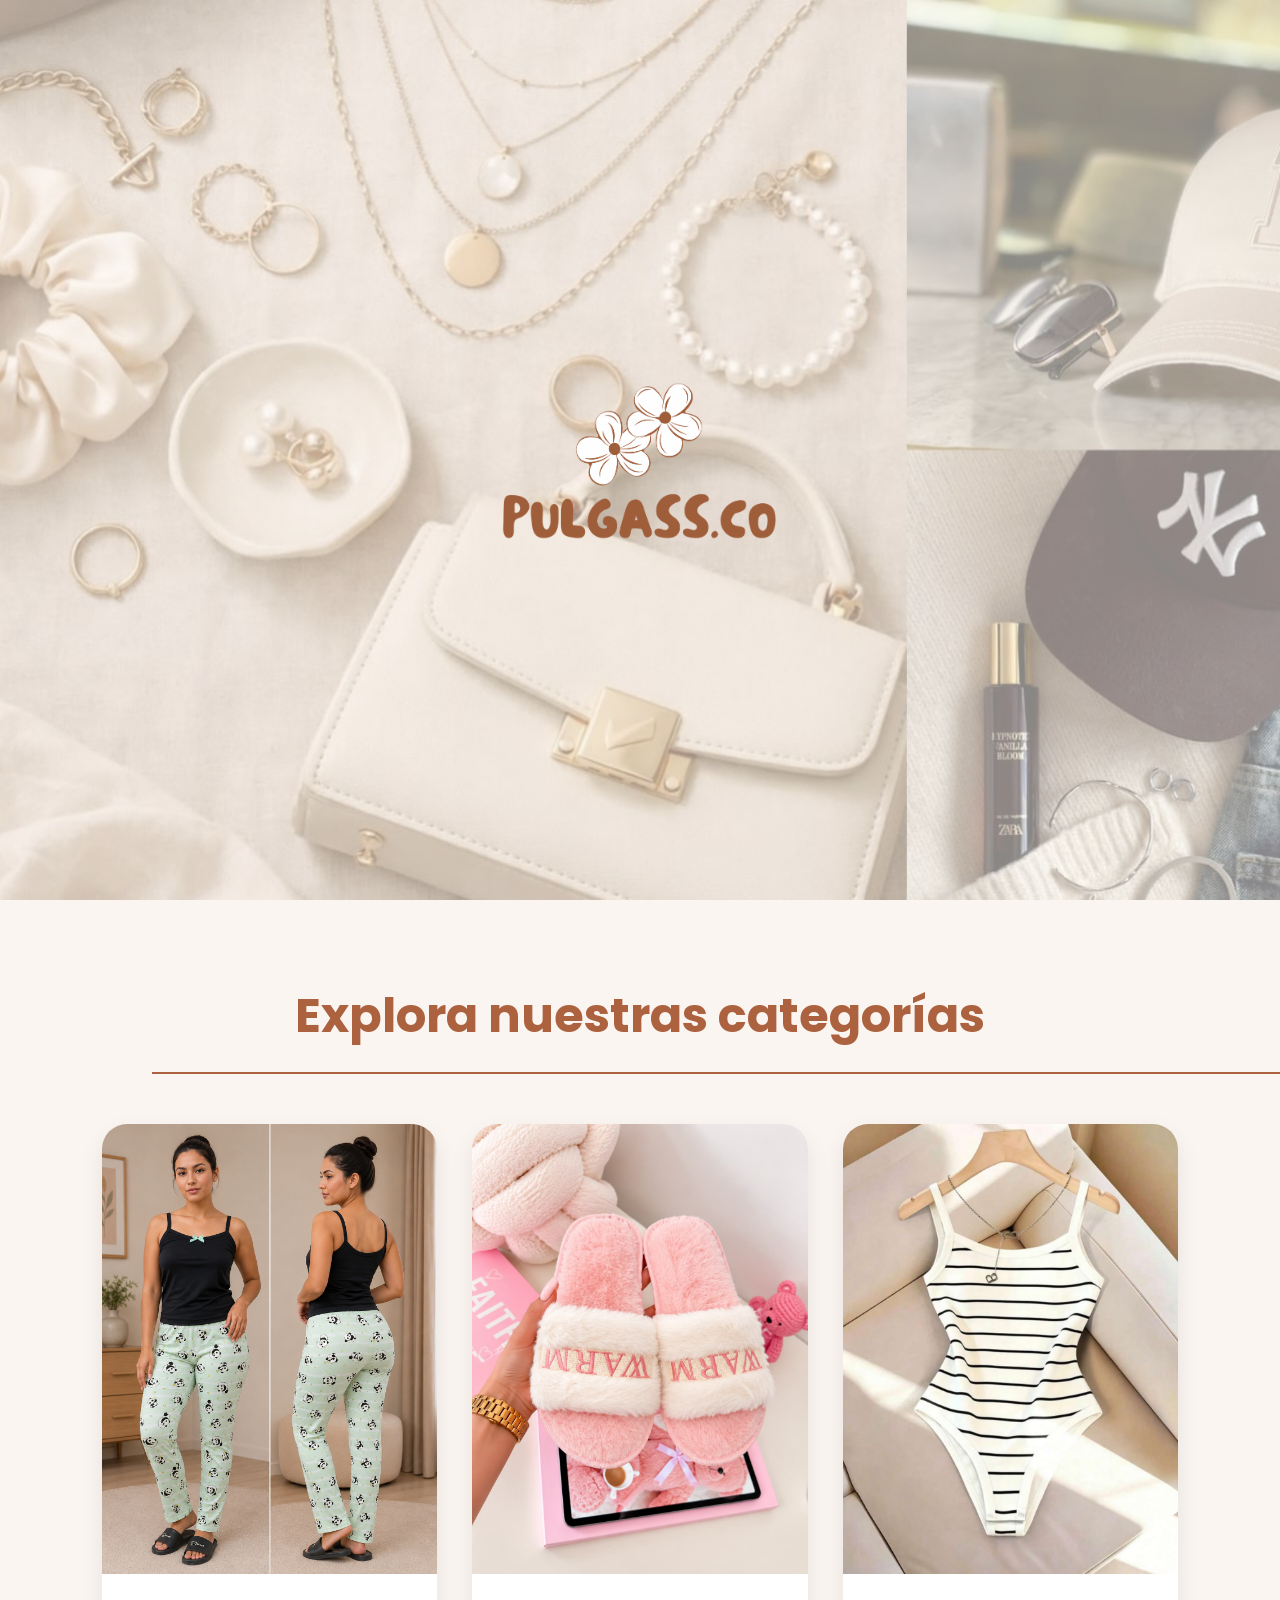
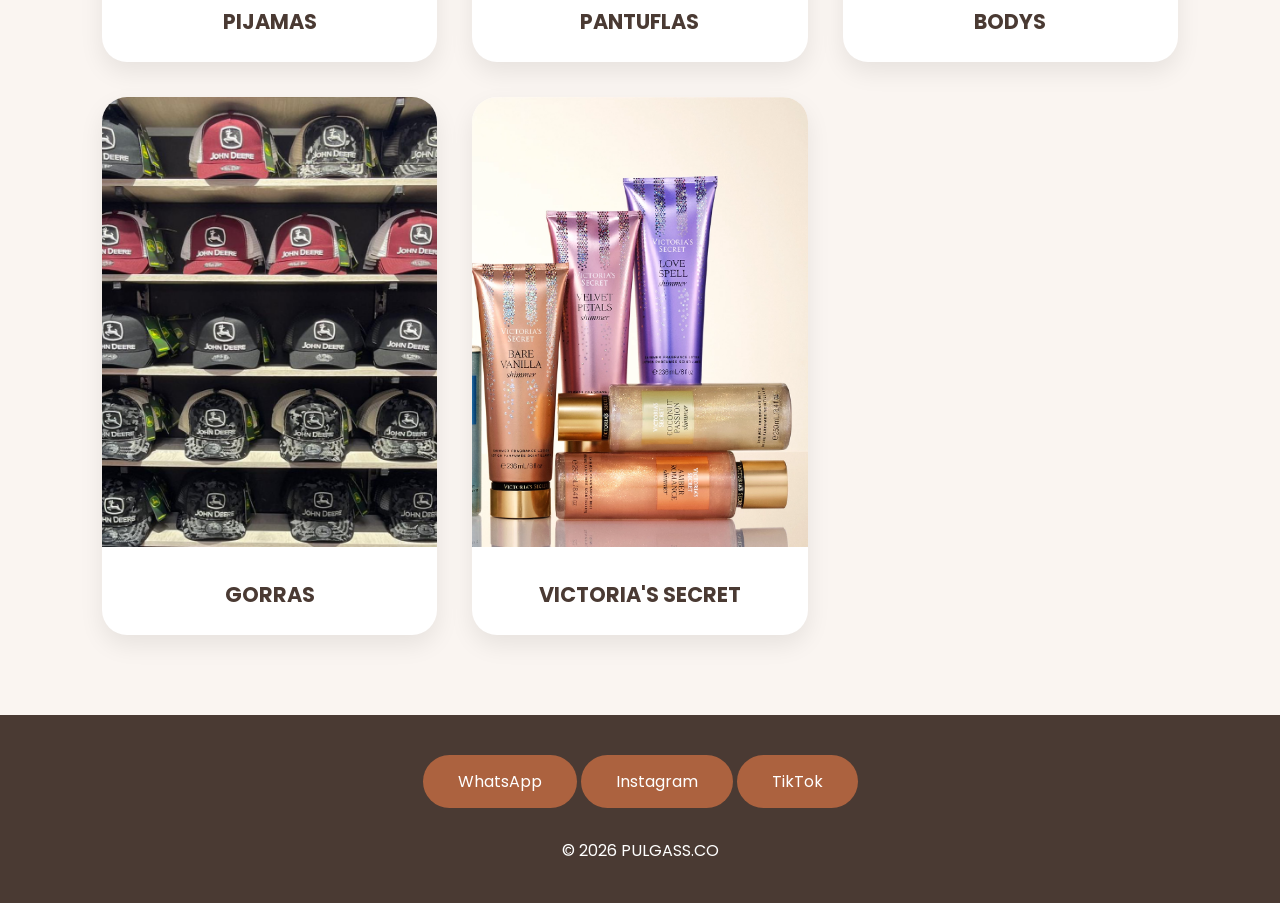
<file: index.html>
<!DOCTYPE html>
<html lang="es">

<head>

    <meta charset="UTF-8">
    <meta name="viewport" content="width=device-width, initial-scale=1.0">

    <title>PULGASS.CO</title>

    <link rel="stylesheet" href="style.css">

    <link href="https://fonts.googleapis.com/css2?family=Poppins:wght@300;400;500;600&display=swap" rel="stylesheet">

</head>

<body>

<section class="hero">

    <div class="hero-contenido">

        <img src="img/logo/logo-Photoroom.png" alt="Pulgass" class="logo">
        
    </div>

</section>

<section class="categorias">

    <h2>Explora nuestras categorías</h2>

    <div class="grid-categorias">

        <a href="pijamas.html" class="card-categoria">

            <img src="img/pijamas/pantalonu/7.jpg" alt="Pijamas">

            <h3> PIJAMAS </h3>

        </a>

        <a href="pantuflas.html" class="card-categoria">

            <img src="img/pantuflas/1.jpeg" alt="Pantuflas">

            <h3> PANTUFLAS </h3>

        </a>

        <a href="bodys.html" class="card-categoria">

            <img src="img/bodys/rayas.jpeg" alt="Bolsos">

            <h3> BODYS </h3>

        </a>

        <a href="gorras.html" class="card-categoria">

            <img src="img/gorrass.jpeg" alt="Gorras">

            <h3> GORRAS</h3>

        </a>

        <a href="victorias.html" class="card-categoria">

            <img src="img/victoria.webp" alt="Victoria Secret">

            <h3> VICTORIA'S SECRET</h3>

        </a>

    </div>

</section>

<footer>

    <a href="https://wa.me/573015363080" target="_blank" class="btn-whatsapp">
        WhatsApp
    </a>

    <a href="https://instagram.com/pulgass.co" target="_blank" class="btn-instagram">
        Instagram
    </a>

    <a href="https://www.tiktok.com/@pulgass.co" target="_blank" class="btn-tiktok">
        TikTok
    </a>

    <p>
        © 2026 PULGASS.CO
    </p>

</footer>

</body>

</html>
</file>
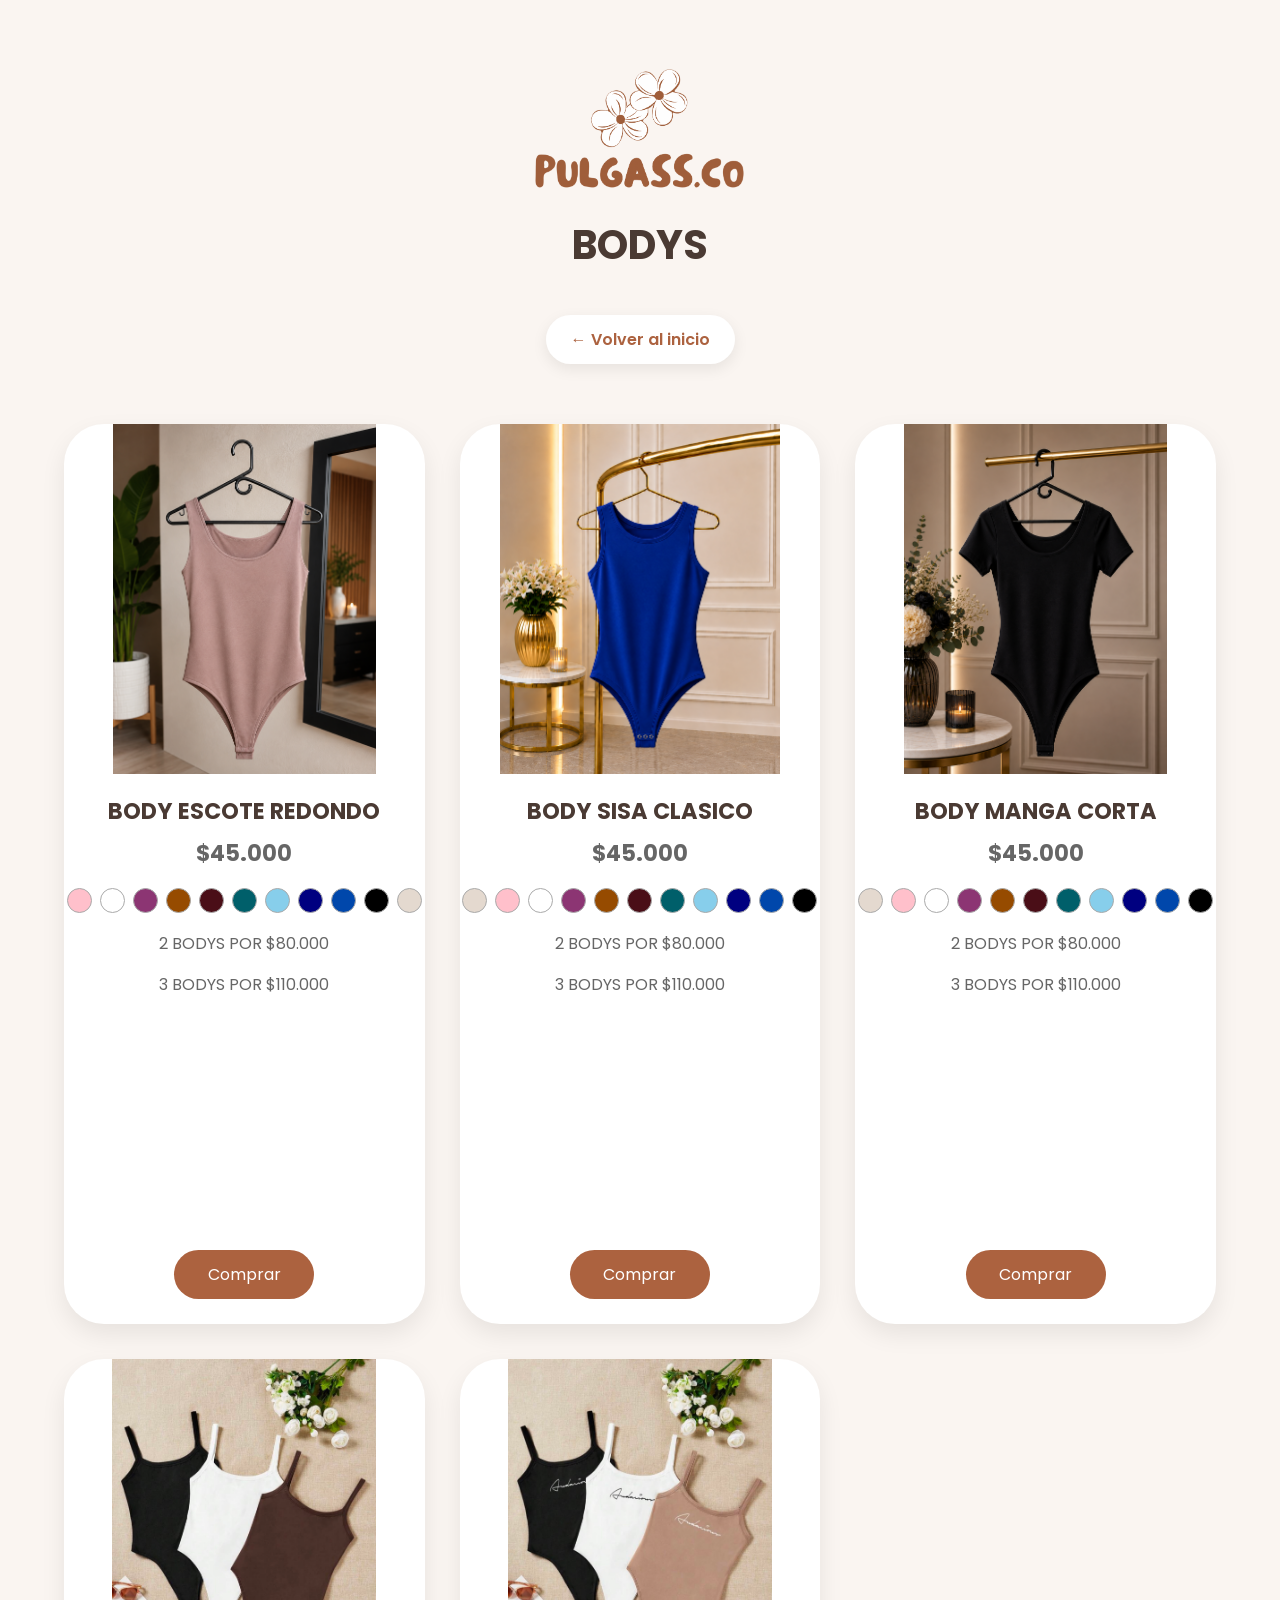
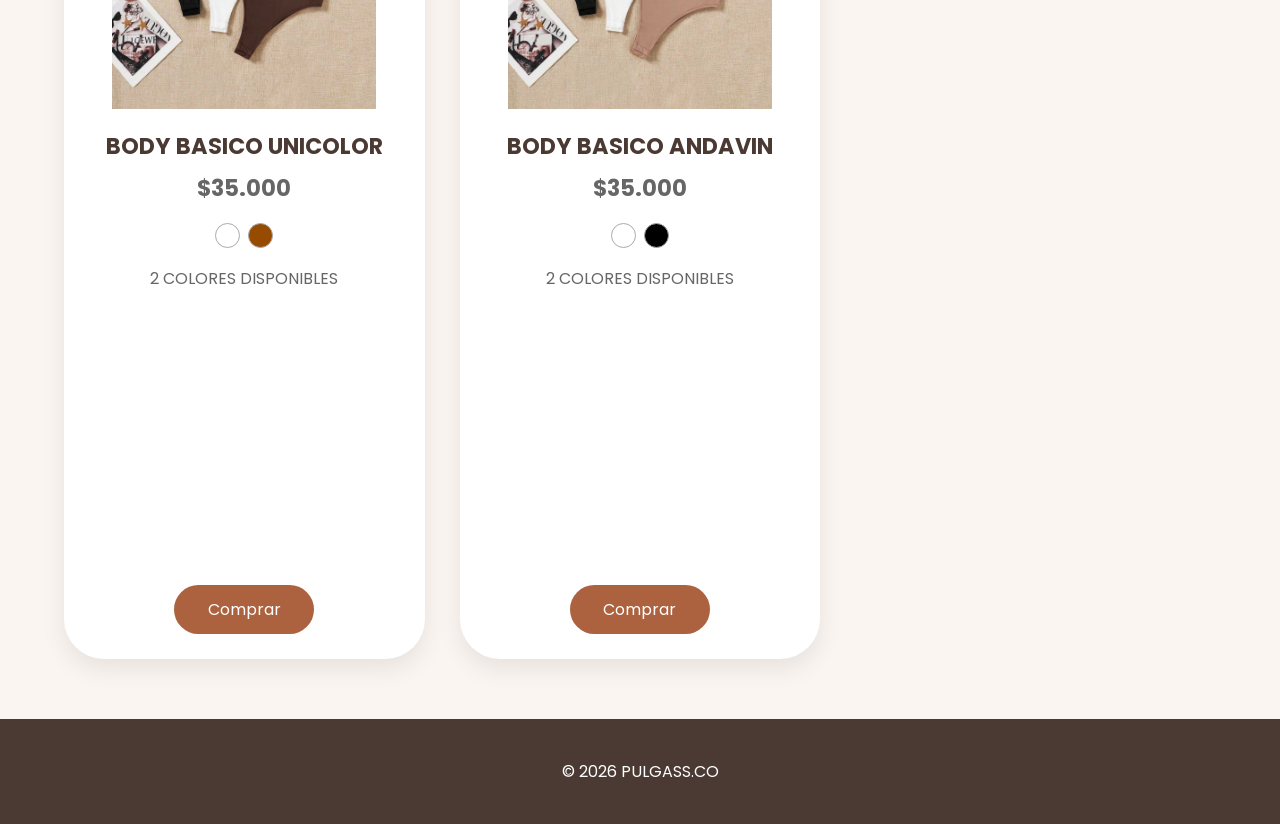
<file: bodys.html>
<!DOCTYPE html>
<html lang="es">

<head>

    <meta charset="UTF-8">
    <meta name="viewport" content="width=device-width, initial-scale=1.0">

    <title>BODYS | PULGASS.CO</title>

    <link rel="stylesheet" href="style.css">

    <script src="script.js"></script>

    <link href="https://fonts.googleapis.com/css2?family=Poppins:wght@300;400;500;600&display=swap" rel="stylesheet">

</head>

<body>

<div class="header-categoria">

    <img src="img/logo/logo-Photoroom.png" alt="Pulgass" class="logo-categoria">

    <h1>BODYS</h1>

    <a href="index.html" class="volver">
        ← Volver al inicio
    </a>

</div>

<section class="productos">

    <!-- ESCOTE REDONDO -->

    <div class="producto">

        <img id="redondo" src="img/bodys/redondo/beige.png">

        <h2>BODY ESCOTE REDONDO</h2>

        <p class="precio">$45.000</p>

        <div class="colores">

            <span class="color rosado" onclick="cambiarColor('redondo','img/bodys/redondo/rosa.png')"></span>
            <span class="color blanco" onclick="cambiarColor('redondo','img/bodys/redondo/blanco.png')"></span>
            <span class="color morado" onclick="cambiarColor('redondo','img/bodys/redondo/morado.png')"></span>
            <span class="color marron" onclick="cambiarColor('redondo','img/bodys/redondo/marron.png')"></span>
            <span class="color vino" onclick="cambiarColor('redondo','img/bodys/redondo/vino.png')"></span>
            <span class="color verdepetroleo" onclick="cambiarColor('redondo','img/bodys/redondo/verdepetroleo.png')"></span>
            <span class="color azulclaro" onclick="cambiarColor('redondo','img/bodys/redondo/azulclaro.png')"></span>
            <span class="color azulnavy" onclick="cambiarColor('redondo','img/bodys/redondo/azulnavy.png')"></span>
            <span class="color azulrey" onclick="cambiarColor('redondo','img/bodys/redondo/azulrey.png')"></span>
            <span class="color negro" onclick="cambiarColor('redondo','img/bodys/redondo/negro.png')"></span>
            <span class="color beige" onclick="cambiarColor('redondo','img/bodys/redondo/beige.png')"></span>

        </div>

        <p>2 BODYS POR $80.000</p>
        <p>3 BODYS POR $110.000</p>

        <a href="https://wa.me/573015363080?text=Hola,%20me%20interesa%20los%20bodys"
           target="_blank"
           class="btn-comprar">
            Comprar
        </a>

    </div>

    <!-- SISA -->

    <div class="producto">

        <img id="sisa" src="img/bodys/sisa/azulrey.png">

        <h2>BODY SISA CLASICO</h2>

        <p class="precio">$45.000</p>

        <div class="colores">

            <span class="color beige" onclick="cambiarColor('sisa','img/bodys/sisa/beige.png')"></span>
            <span class="color rosado" onclick="cambiarColor('sisa','img/bodys/sisa/rosa.png')"></span>
            <span class="color blanco" onclick="cambiarColor('sisa','img/bodys/sisa/blanco.png')"></span>
            <span class="color morado" onclick="cambiarColor('sisa','img/bodys/sisa/morado.png')"></span>
            <span class="color marron" onclick="cambiarColor('sisa','img/bodys/sisa/marron.png')"></span>
            <span class="color vino" onclick="cambiarColor('sisa','img/bodys/sisa/vino.png')"></span>
            <span class="color verdepetroleo" onclick="cambiarColor('sisa','img/bodys/sisa/verdepetroleo.png')"></span>
            <span class="color azulclaro" onclick="cambiarColor('sisa','img/bodys/sisa/azulclaro.png')"></span>
            <span class="color azulnavy" onclick="cambiarColor('sisa','img/bodys/sisa/azulnavy.png')"></span>
            <span class="color azulrey" onclick="cambiarColor('sisa','img/bodys/sisa/azulrey.png')"></span>
            <span class="color negro" onclick="cambiarColor('sisa','img/bodys/sisa/negro.png')"></span>

        </div>

        <p>2 BODYS POR $80.000</p>
        <p>3 BODYS POR $110.000</p>

        <a href="https://wa.me/573015363080?text=Hola,%20me%20interesa%20los%20bodys"
           target="_blank"
           class="btn-comprar">
            Comprar
        </a>

    </div>

    <!-- MANGA CORTA -->

    <div class="producto">

        <img id="manga" src="img/bodys/manga/negro.png">

        <h2>BODY MANGA CORTA</h2>

        <p class="precio">$45.000</p>

        <div class="colores">

            <span class="color beige" onclick="cambiarColor('manga','img/bodys/manga/beige.png')"></span>
            <span class="color rosado" onclick="cambiarColor('manga','img/bodys/manga/rosa.png')"></span>
            <span class="color blanco" onclick="cambiarColor('manga','img/bodys/manga/blanco.png')"></span>
            <span class="color morado" onclick="cambiarColor('manga','img/bodys/manga/morado.png')"></span>
            <span class="color marron" onclick="cambiarColor('manga','img/bodys/manga/marron.png')"></span>
            <span class="color vino" onclick="cambiarColor('manga','img/bodys/manga/vino.png')"></span>
            <span class="color verdepetroleo" onclick="cambiarColor('manga','img/bodys/manga/verdepetroleo.png')"></span>
            <span class="color azulclaro" onclick="cambiarColor('manga','img/bodys/manga/azulclaro.png')"></span>
            <span class="color azulnavy" onclick="cambiarColor('manga','img/bodys/manga/azulnavy.png')"></span>
            <span class="color azulrey" onclick="cambiarColor('manga','img/bodys/manga/azulrey.png')"></span>
            <span class="color negro" onclick="cambiarColor('manga','img/bodys/manga/negro.png')"></span>

        </div>

        <p>2 BODYS POR $80.000</p>
        <p>3 BODYS POR $110.000</p>

        <a href="https://wa.me/573015363080?text=Hola,%20me%20interesa%20los%20bodys"
           target="_blank"
           class="btn-comprar">
            Comprar
        </a>

    </div>

    <!-- UNICOLOR -->

    <div class="producto">

        <img id="unicolor" src="img/bodys/unicolor.jpeg">

        <h2>BODY BASICO UNICOLOR </h2>

        <p class="precio">$35.000</p>

        <div class="colores">

            <span class="color blanco" ></span>
            <span class="color marron" ></span>

        </div>

        <p>2 COLORES DISPONIBLES</p>

        <a href="https://wa.me/573015363080?text=Hola,%20me%20interesa%20los%20bodys"
           target="_blank"
           class="btn-comprar">
            Comprar
        </a>

    </div>

    <!-- ANDAVIN -->

    <div class="producto">

        <img id="andavin" src="img/bodys/andavin.jpeg">

        <h2>BODY BASICO ANDAVIN</h2>

        <p class="precio">$35.000</p>

        <div class="colores">

            <span class="color blanco" ></span>
            <span class="color negro" ></span>

        </div>

        <p>2 COLORES DISPONIBLES</p>

        <a href="https://wa.me/573015363080?text=Hola,%20me%20interesa%20los%20bodys"
           target="_blank"
           class="btn-comprar">
            Comprar
        </a>

    </div>

</section>

<footer>

    <p>© 2026 PULGASS.CO</p>

</footer>

</body>

</html>
</file>
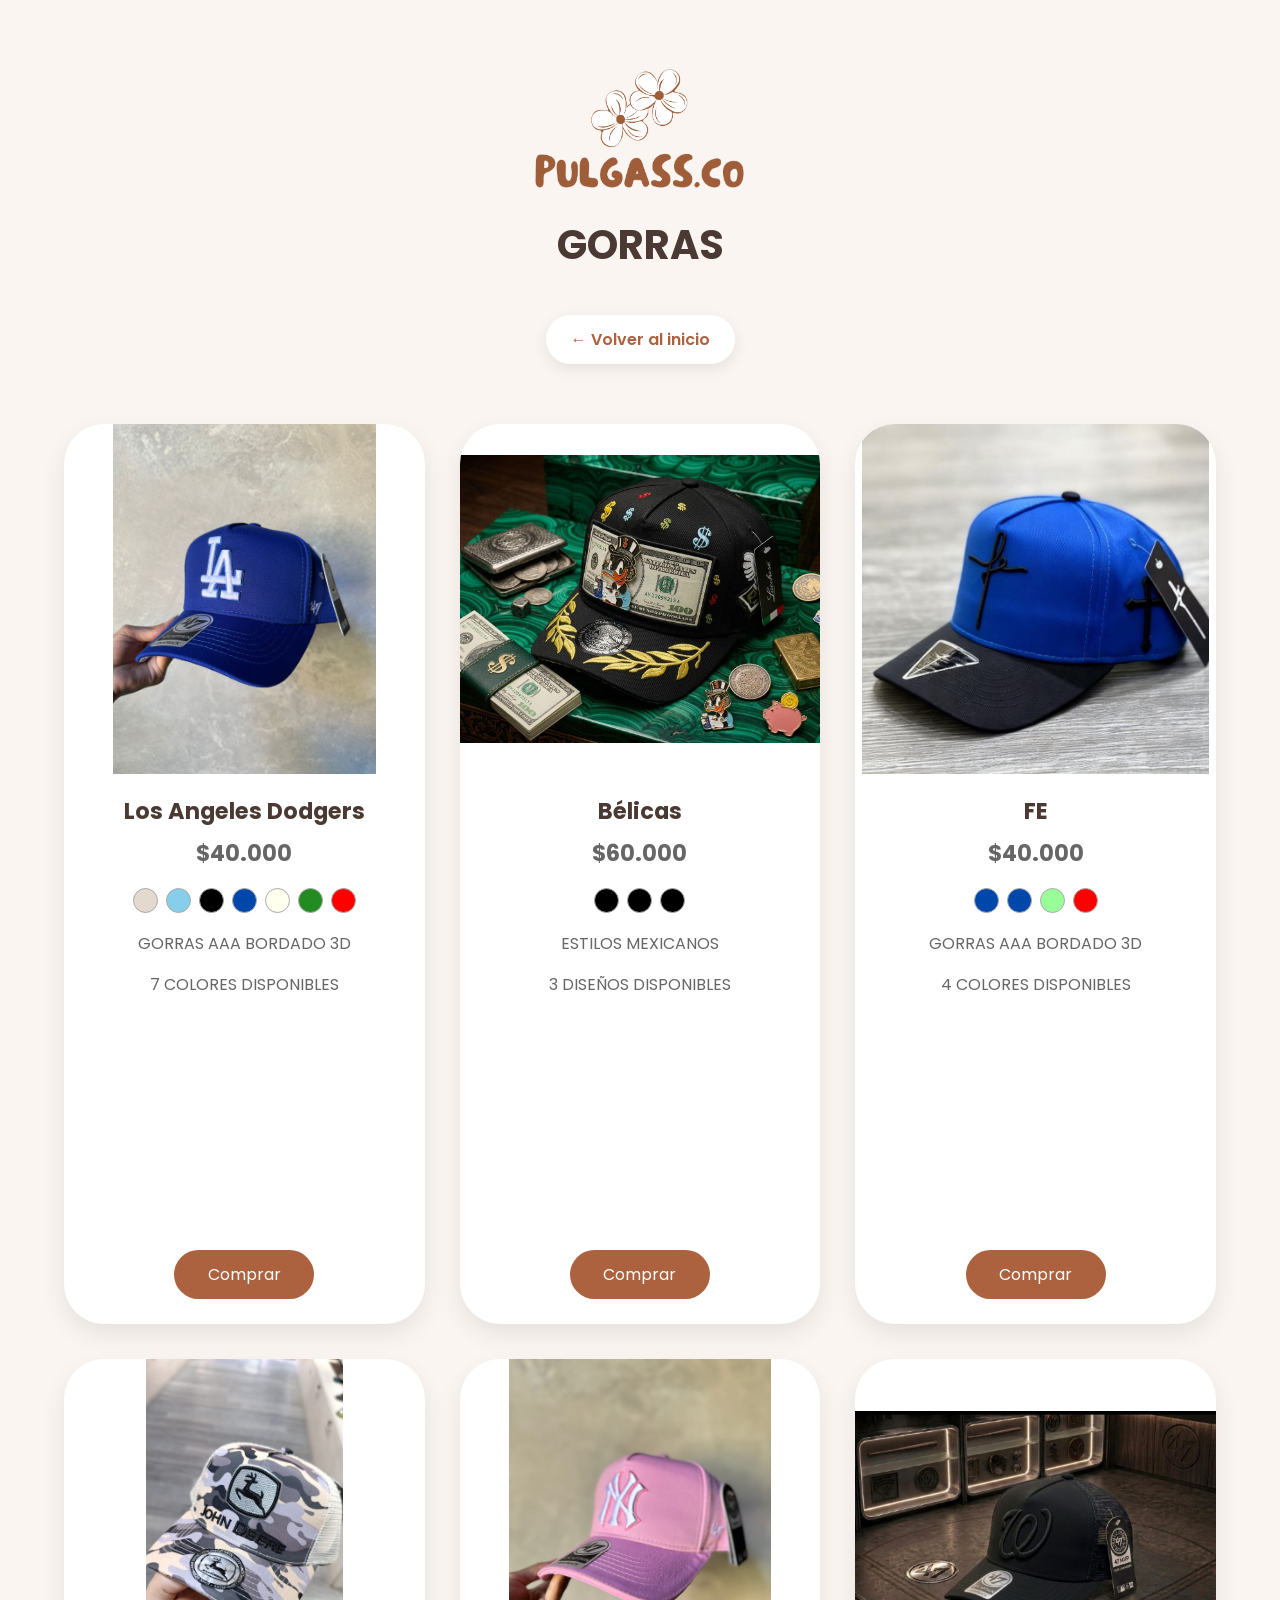
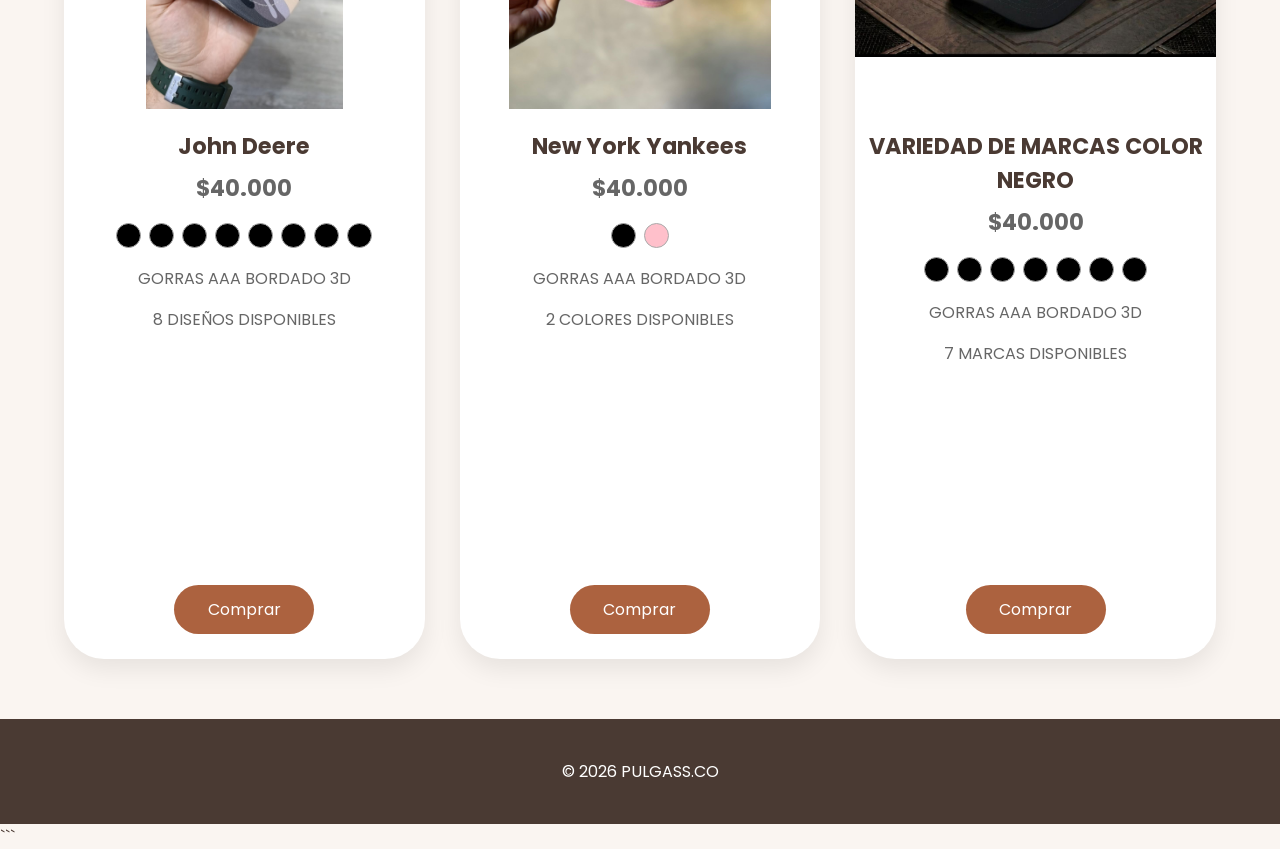
<file: gorras.html>
<!DOCTYPE html>
<html lang="es">

<head>

    <meta charset="UTF-8">
    <meta name="viewport" content="width=device-width, initial-scale=1.0">

    <title>GORRAS | PULGASS.CO</title>

    <link rel="stylesheet" href="style.css">

    <script src="script.js"></script>

    <link href="https://fonts.googleapis.com/css2?family=Poppins:wght@300;400;500;600&display=swap" rel="stylesheet">

</head>

<body>

<div class="header-categoria">

    <img src="img/logo/logo-Photoroom.png" alt="Pulgass" class="logo-categoria">

    <h1>GORRAS</h1>

    <a href="index.html" class="volver">
        ← Volver al inicio
    </a>

</div>

<section class="productos">

    <!-- LOS ANGELES DODGERS -->

    <div class="producto">

        <img id="la" src="img/GORRAS/LA/LA AZUL REY.jpeg" alt="Cartera en Charol">

        <h2>Los Angeles Dodgers</h2>

        <p class="precio">$40.000</p>

        <div class="colores">

            <span class="color beige" onclick="cambiarColor('la','img/GORRAS/LA/LA BEIGE.jpeg')"></span>
            <span class="color azulclaro" onclick="cambiarColor('la','img/GORRAS/LA/LA AZUL CLARO.jpeg')"></span>
            <span class="color negro" onclick="cambiarColor('la','img/GORRAS/LA/LA NEGRA.jpeg')"></span>
            <span class="color azulrey" onclick="cambiarColor('la','img/GORRAS/LA/LA AZUL REY.jpeg')"></span>
            <span class="color crema" onclick="cambiarColor('la','img/GORRAS/LA/LA CREMA.jpeg')"></span>
            <span class="color verdeoscuro" onclick="cambiarColor('la','img/GORRAS/LA/LA VERDE OSCURO.jpeg')"></span>
            <span class="color rojo" onclick="cambiarColor('la','img/GORRAS/LA/LA ROJA.jpg')"></span>

        </div>

        <p>GORRAS AAA BORDADO 3D</p>

        <p>7 COLORES DISPONIBLES</p>

        <a href="https://wa.me/573015363080?text=Hola,%20me%20interesa%20la%20Cartera%20en%20Charol"
           target="_blank"
           class="btn-comprar">
            Comprar
        </a>

    </div>

    <!-- BELICAS -->

    <div class="producto">

        <img id="belicas" src="img/GORRAS/BELICAS/BELICA PATO.jpeg" alt="Carterita Cereza">

        <h2>Bélicas</h2>

        <p class="precio">$60.000</p>

        <div class="colores">

            <span class="color negro" onclick="cambiarColor('belicas','img/GORRAS/BELICAS/BELICA FUEGO.jpeg')"></span>
            <span class="color negro" onclick="cambiarColor('belicas','img/GORRAS/BELICAS/BELICA PATO.jpeg')"></span>
            <span class="color negro" onclick="cambiarColor('belicas','img/GORRAS/BELICAS/BELICA SAN JUAN.jpeg')"></span>

        </div>

        <p>ESTILOS MEXICANOS</p>

        <p>3 DISEÑOS DISPONIBLES</p>

        <a href="https://wa.me/573015363080?text=Hola,%20me%20interesa%20la%20Carterita%20Cereza"
           target="_blank"
           class="btn-comprar">
            Comprar
        </a>

    </div>

    <!-- FE -->

    <div class="producto">

        <img id="fe" src="img/GORRAS/FE/FE AZULNEGRO.jpeg" alt="Corazón Cereza">

        <h2>FE</h2>

        <p class="precio">$40.000</p>

        <div class="colores">

            <span class="color azulrey" onclick="cambiarColor('fe','img/GORRAS/FE/FE AZULNEGRO.jpeg')"></span>
            <span class="color azulrey" onclick="cambiarColor('fe','img/GORRAS/FE/FE AZULVINO.jpeg')"></span>
            <span class="color verdeclaro" onclick="cambiarColor('fe','img/GORRAS/FE/FE VERDE MENTA.jpeg')"></span>
            <span class="color rojo" onclick="cambiarColor('fe','img/GORRAS/FE/FE ROJONEGRO.jpeg')"></span>

        </div>

        <p>GORRAS AAA BORDADO 3D</p>

        <p>4 COLORES DISPONIBLES</p>

        <a href="https://wa.me/573015363080?text=Hola,%20me%20interesa%20el%20Corazón%20Cereza"
           target="_blank"
           class="btn-comprar">
            Comprar
        </a>

    </div>

    <!-- JOHN DEERE -->

    <div class="producto">

        <img id="johndeere" src="img/GORRAS/JOHNDEERE/JOHNDEERE1.jpeg" alt="Baúl Coach">

        <h2>John Deere</h2>

        <p class="precio">$40.000</p>

        <div class="colores">

            <span class="color negro" onclick="cambiarColor('johndeere','img/GORRAS/JOHNDEERE/JOHNDEERE1.jpeg')"></span>
            <span class="color negro" onclick="cambiarColor('johndeere','img/GORRAS/JOHNDEERE/JOHNDEERE2.jpeg')"></span>
            <span class="color negro" onclick="cambiarColor('johndeere','img/GORRAS/JOHNDEERE/JOHNDEERE3.jpeg')"></span>
            <span class="color negro" onclick="cambiarColor('johndeere','img/GORRAS/JOHNDEERE/JOHNDEERE4.jpeg')"></span>
            <span class="color negro" onclick="cambiarColor('johndeere','img/GORRAS/JOHNDEERE/JOHNDEERE5.jpeg')"></span>
            <span class="color negro" onclick="cambiarColor('johndeere','img/GORRAS/JOHNDEERE/JOHNDEERE6.webp')"></span>
            <span class="color negro" onclick="cambiarColor('johndeere','img/GORRAS/JOHNDEERE/JOHNDEERE7.webp')"></span>
            <span class="color negro" onclick="cambiarColor('johndeere','img/GORRAS/JOHNDEERE/JOHNDEERE8.webp')"></span>

        </div>

        <p>GORRAS AAA BORDADO 3D</p>

        <p>8 DISEÑOS DISPONIBLES</p>

        <a href="https://wa.me/573015363080?text=Hola,%20me%20interesa%20el%20Baúl%20Coach"
           target="_blank"
           class="btn-comprar">
            Comprar
        </a>

    </div>

    <!-- NEW YORK YANKEES -->

    <div class="producto">

        <img id="ny" src="img/GORRAS/NY/NY ROSADA.jpeg" alt="Baúl Coach">

        <h2>New York Yankees</h2>

        <p class="precio">$40.000</p>

        <div class="colores">

            <span class="color negro" onclick="cambiarColor('ny','img/GORRAS/NY/NY NEGRA.jpeg')"></span>
            <span class="color rosado" onclick="cambiarColor('ny','img/GORRAS/NY/NY ROSADA.jpeg')"></span>

        </div>

        <p>GORRAS AAA BORDADO 3D</p>

        <p>2 COLORES DISPONIBLES</p>

        <a href="https://wa.me/573015363080?text=Hola,%20me%20interesa%20el%20Baúl%20Coach"
           target="_blank"
           class="btn-comprar">
            Comprar
        </a>

    </div>

    <!-- OTRAS MARCAS -->

    <div class="producto">

        <img id="otras" src="img/GORRAS/OTRAS MARCAS/W NEGRA.jpeg" alt="Baúl Coach">

        <h2>VARIEDAD DE MARCAS COLOR NEGRO</h2>

        <p class="precio">$40.000</p>

        <div class="colores">

            <span class="color negro" onclick="cambiarColor('otras','img/GORRAS/OTRAS MARCAS/AS NEGRA.jpeg')"></span>
            <span class="color negro" onclick="cambiarColor('otras','img/GORRAS/OTRAS MARCAS/B NEGRA.jpeg')"></span>
            <span class="color negro" onclick="cambiarColor('otras','img/GORRAS/OTRAS MARCAS/DODGERS AZULBLANCA.jpeg')"></span>
            <span class="color negro" onclick="cambiarColor('otras','img/GORRAS/OTRAS MARCAS/SD NEGRA.jpeg')"></span>
            <span class="color negro" onclick="cambiarColor('otras','img/GORRAS/OTRAS MARCAS/SOX NEGRA.jpeg')"></span>
            <span class="color negro" onclick="cambiarColor('otras','img/GORRAS/OTRAS MARCAS/T NEGRA.jpeg')"></span>
            <span class="color negro" onclick="cambiarColor('otras','img/GORRAS/OTRAS MARCAS/W NEGRA.jpeg')"></span>

        </div>

        <p>GORRAS AAA BORDADO 3D</p>

        <p>7 MARCAS DISPONIBLES</p>

        <a href="https://wa.me/573015363080?text=Hola,%20me%20interesa%20el%20Baúl%20Coach"
           target="_blank"
           class="btn-comprar">
            Comprar
        </a>

    </div>


</section>

<footer>

    <p>© 2026 PULGASS.CO</p>

</footer>

</body>

</html>
```
</file>
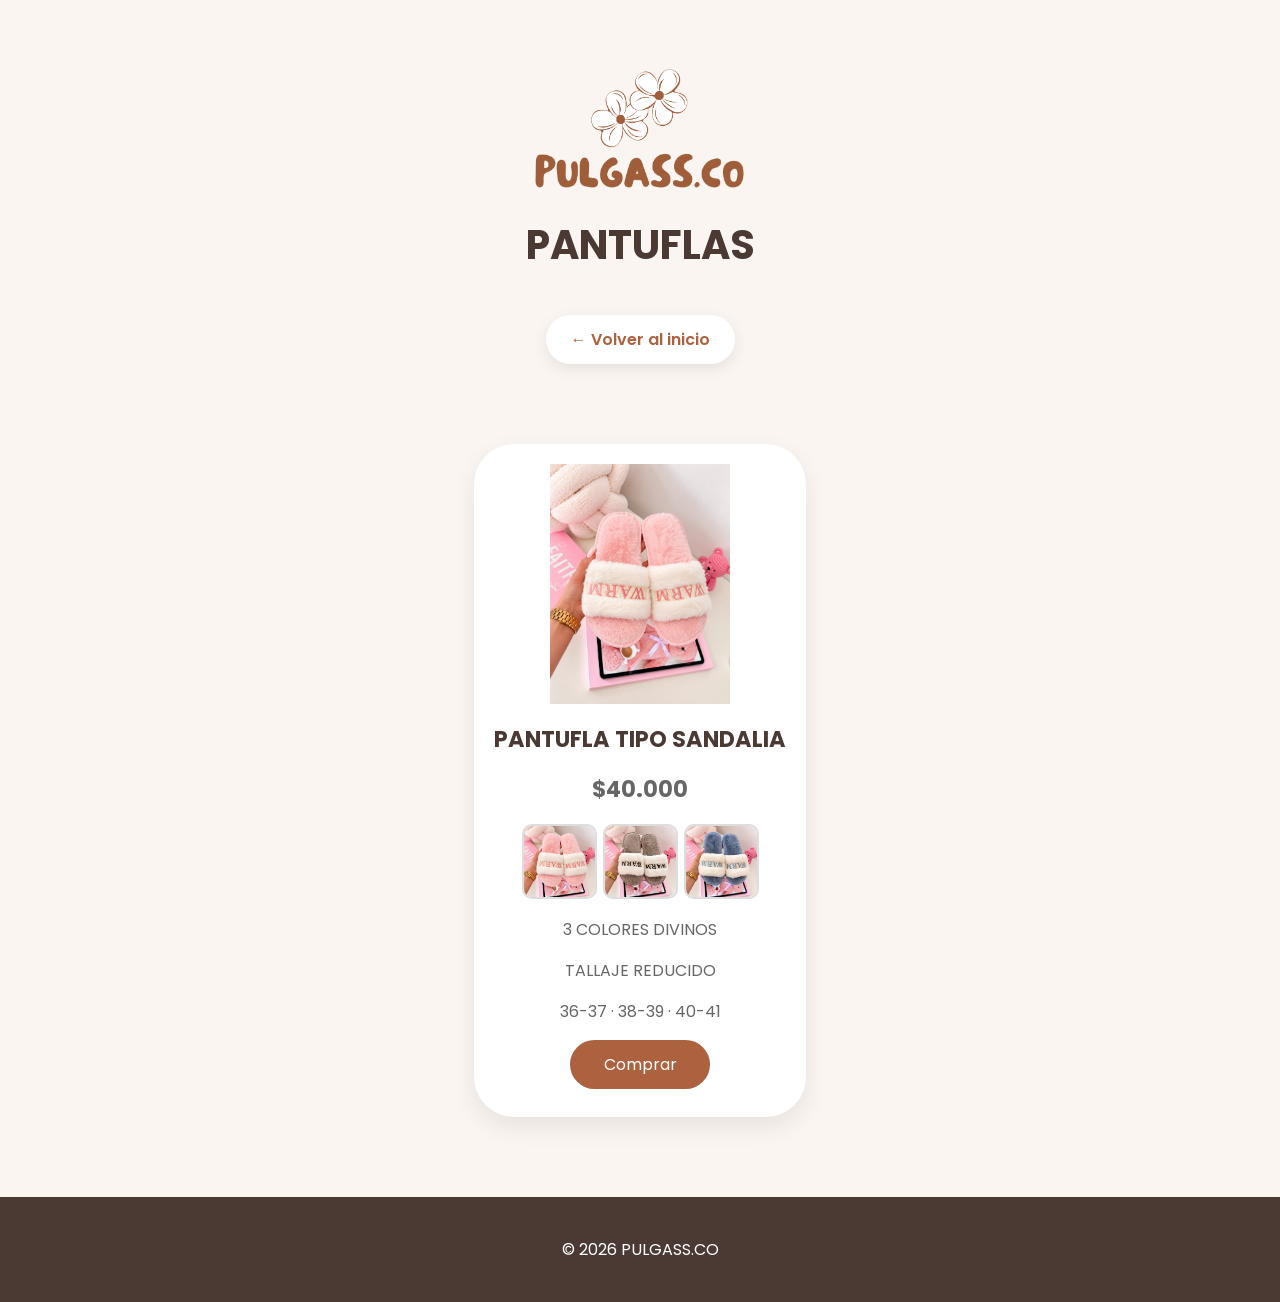
<file: pantuflas.html>
<!DOCTYPE html>
<html lang="es">

<head>

    <meta charset="UTF-8">
    <meta name="viewport" content="width=device-width, initial-scale=1.0">

    <title>PANTUFLAS | PULGASS.CO</title>

    <link rel="stylesheet" href="style.css">

    <script src="script.js"></script>

    <link href="https://fonts.googleapis.com/css2?family=Poppins:wght@300;400;500;600&display=swap" rel="stylesheet">

    <!-- ESTILOS EXCLUSIVOS PARA ESTA PÁGINA -->
    <style>

        /* Evita espacios innecesarios en la sección de productos */
        .productos {
            padding-top: 20px !important;
            padding-bottom: 20px !important;
            align-items: start;
        }

        /* Reduce el tamaño de la tarjeta del producto */
        .productos .producto {
            padding: 20px !important;
            margin: 0 auto !important;
            height: auto !important;
            min-height: 0 !important;
            max-height: none !important;
            box-sizing: border-box;
            align-self: start;
        }

        /* Imagen principal */
        .productos .producto > img {
            display: block;
            width: 180px;
            max-width: 100%;
            height: auto;
            margin: 0 auto 10px !important;
        }

        /* Nombre del producto */
        .productos .producto h2 {
            margin-top: 8px !important;
            margin-bottom: 8px !important;
        }

        /* Precio y descripción */
        .productos .producto p {
            margin-top: 8px !important;
            margin-bottom: 8px !important;
        }

        /* Imágenes de los colores disponibles */
        .productos .producto .estampados {
            display: flex;
            flex-wrap: wrap;
            justify-content: center;
            gap: 6px;
            margin: 10px auto !important;
            padding: 0 !important;
        }

        .productos .producto .estampados img {
            width: 75px;
            height: 75px;
            object-fit: cover;
            margin: 0 !important;
            cursor: pointer;
        }

        /* Botón de compra */
        .productos .producto .btn-comprar {
            display: inline-block;
            margin-top: 8px;
            margin-bottom: 8px;
        }

        /* Evita que el pie de página quede demasiado separado */
        footer {
            margin-top: 20px;
        }

        /* Ajustes para celulares */
        @media (max-width: 600px) {

            .productos {
                padding: 15px 10px !important;
            }

            .productos .producto {
                padding: 15px !important;
                width: 100%;
            }

            .productos .producto > img {
                width: 160px;
            }

            .productos .producto .estampados img {
                width: 65px;
                height: 65px;
            }

        }

    </style>

</head>

<body>

    <div class="header-categoria">

        <img src="img/logo/logo-Photoroom.png"
             alt="Pulgass"
             class="logo-categoria">

        <h1>PANTUFLAS</h1>

        <a href="index.html" class="volver">
            ← Volver al inicio
        </a>

    </div>

    <section class="productos">

        <div class="producto">

            <!-- Imagen principal -->
            <img id="pantuflas"
                 src="img/pantuflas/1.jpeg"
                 alt="Pantufla tipo sandalia"
                 loading="lazy">

            <h2>PANTUFLA TIPO SANDALIA</h2>

            <p class="precio">$40.000</p>

            <!-- Colores disponibles -->
            <div class="estampados">

                <img src="img/pantuflas/1.jpeg"
                     alt="Pantuflas color rosado"
                     loading="lazy"
                     onclick="cambiarColor('pantuflas','img/pantuflas/1.jpeg')">

                <img src="img/pantuflas/2.jpeg"
                     alt="Pantuflas color beige"
                     loading="lazy"
                     onclick="cambiarColor('pantuflas','img/pantuflas/2.jpeg')">

                <img src="img/pantuflas/3.jpeg"
                     alt="Pantuflas color azul"
                     loading="lazy"
                     onclick="cambiarColor('pantuflas','img/pantuflas/3.jpeg')">

            </div>

            <p>3 COLORES DIVINOS</p>

            <p>TALLAJE REDUCIDO</p>

            <p>36-37 · 38-39 · 40-41</p>

            <a href="https://wa.me/573015363080?text=Hola,%20me%20interesa%20la%20pantufla%20tipo%20sandalia"
               target="_blank"
               rel="noopener noreferrer"
               class="btn-comprar">
                Comprar
            </a>

        </div>

    </section>

    <footer>

        <p>© 2026 PULGASS.CO</p>

    </footer>

</body>

</html>
</file>
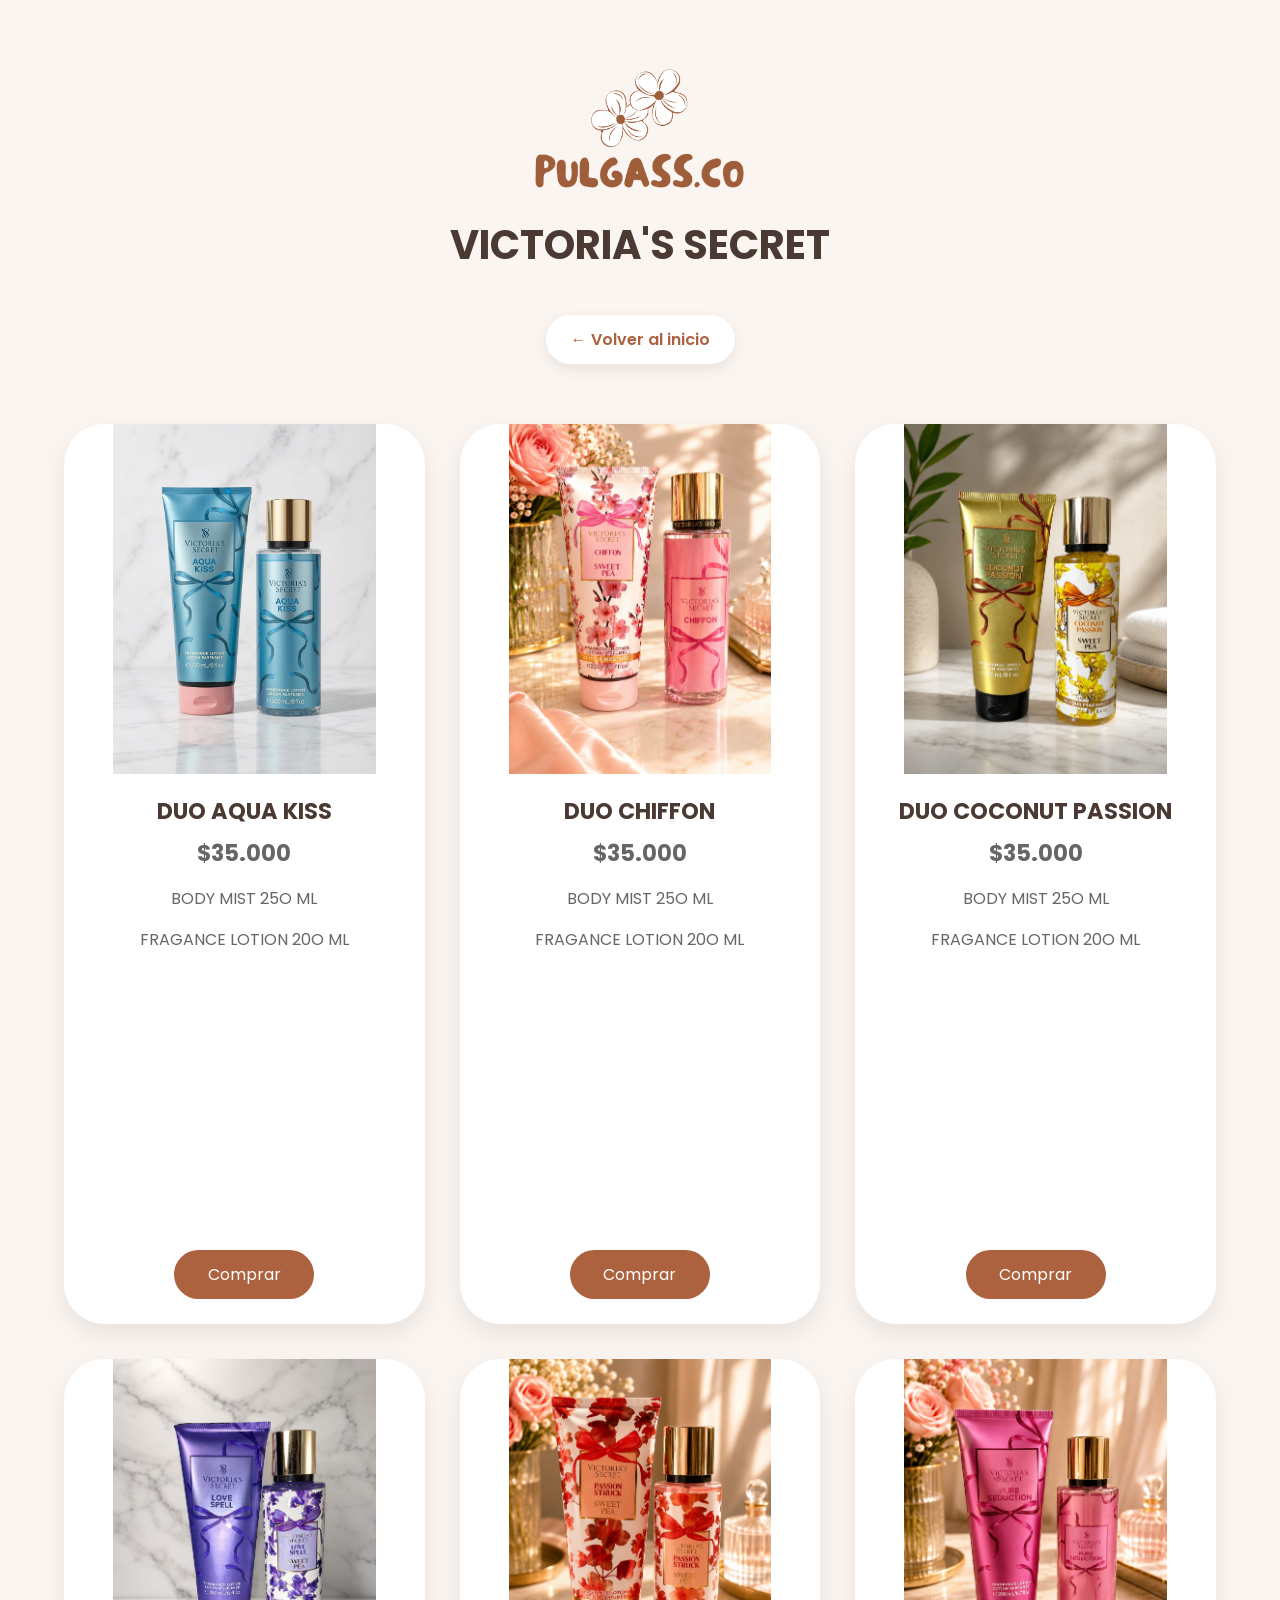
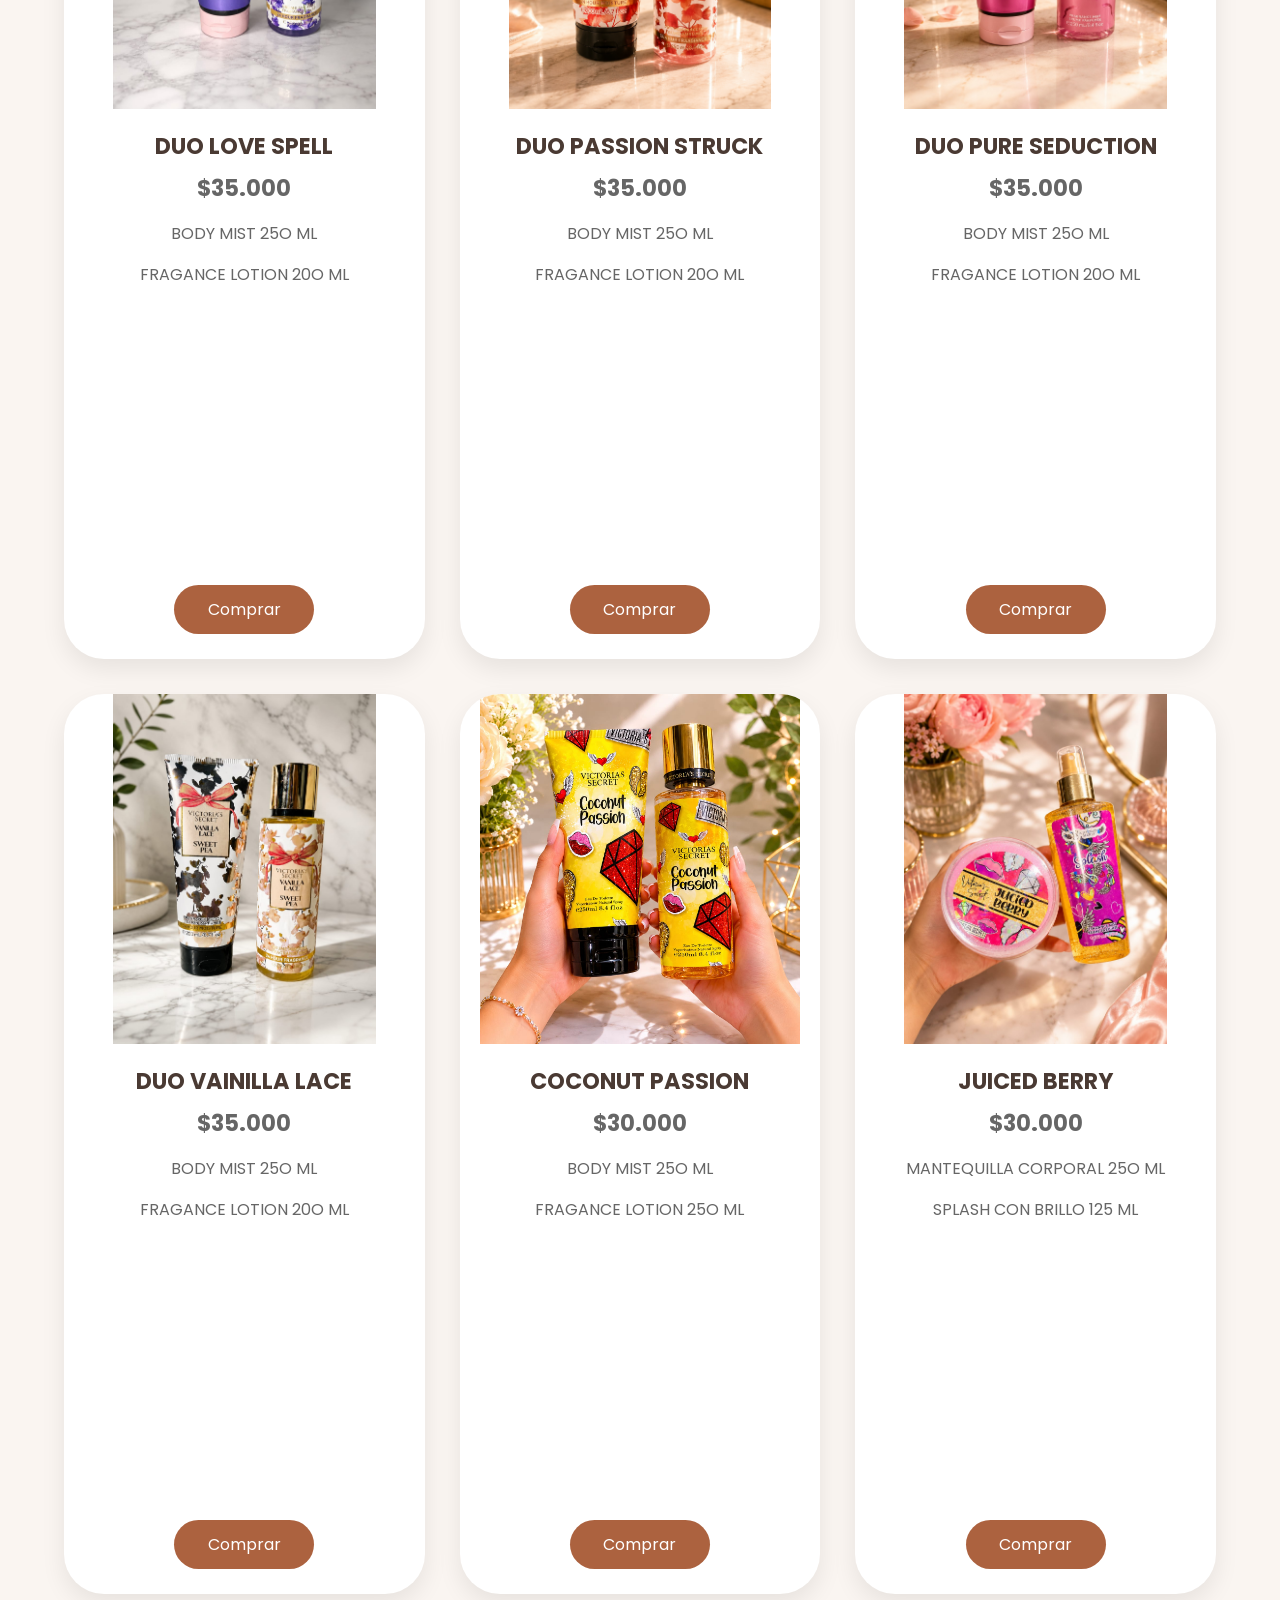
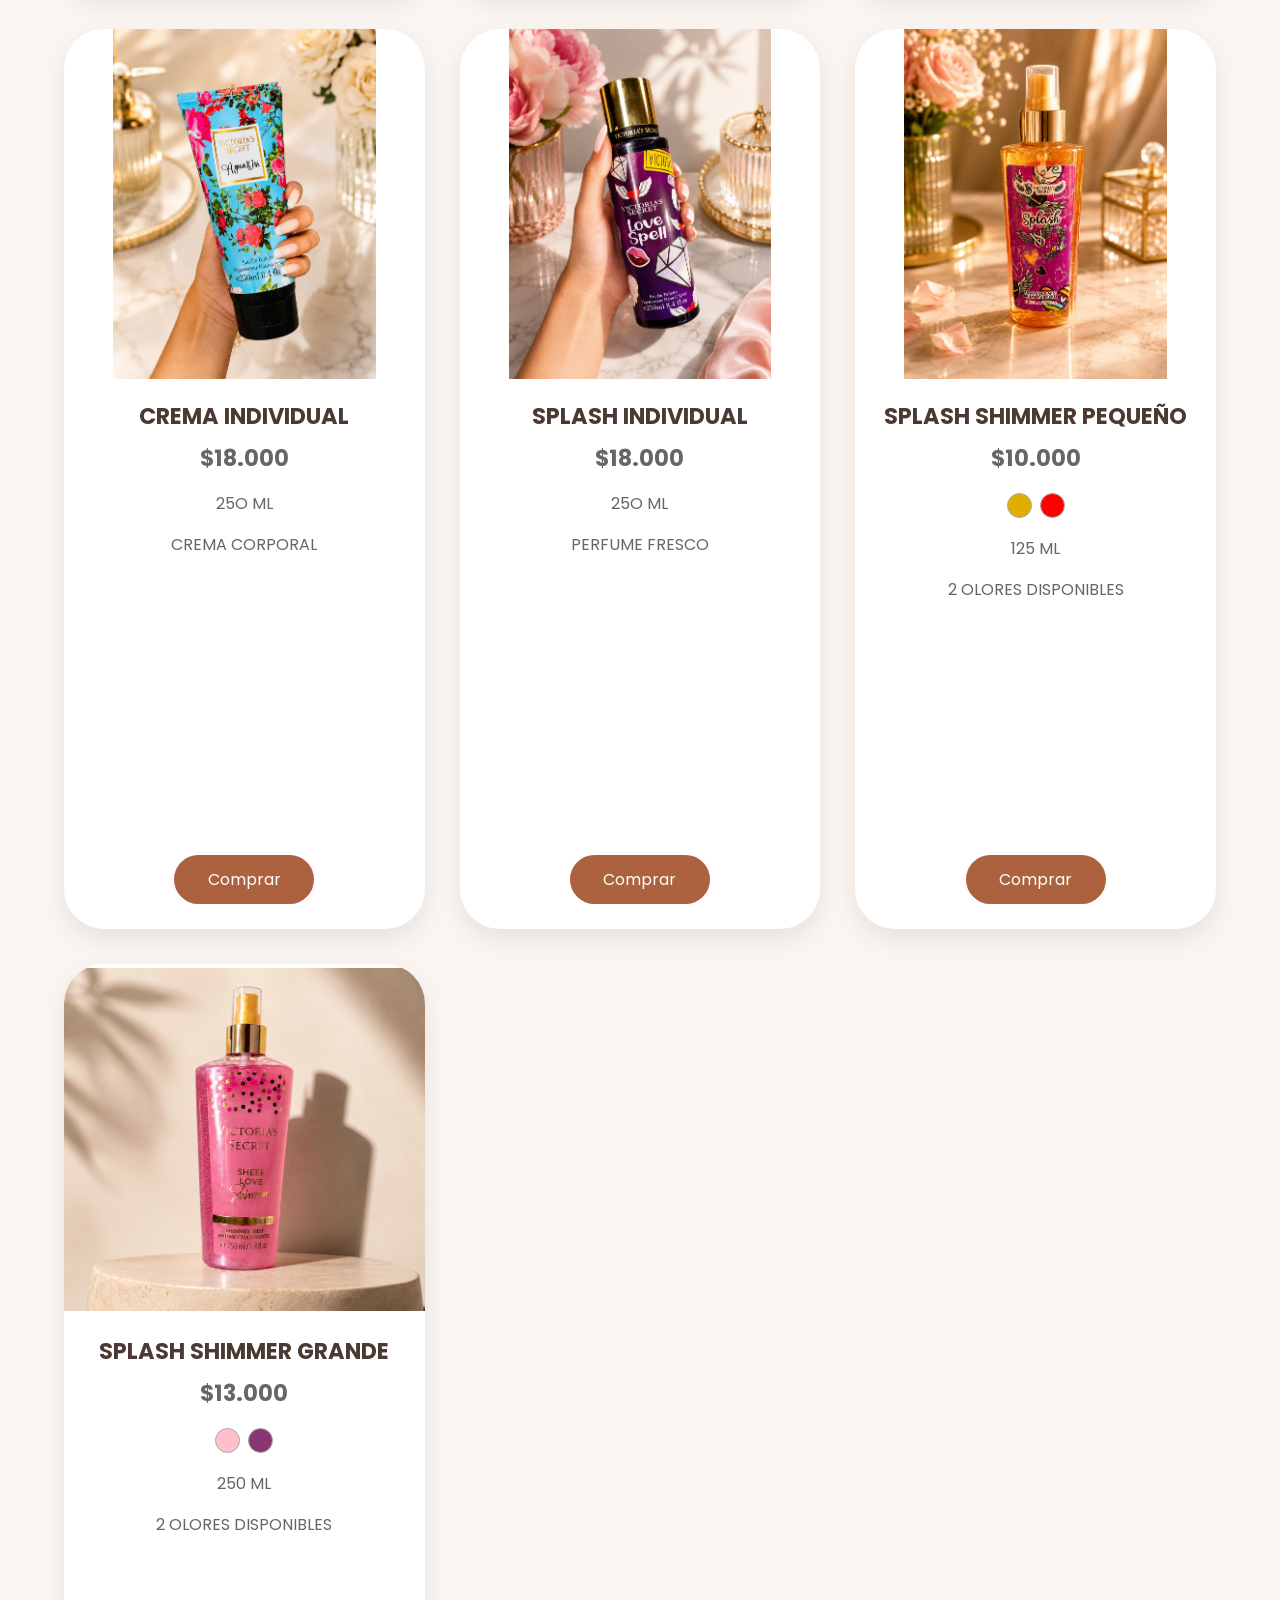
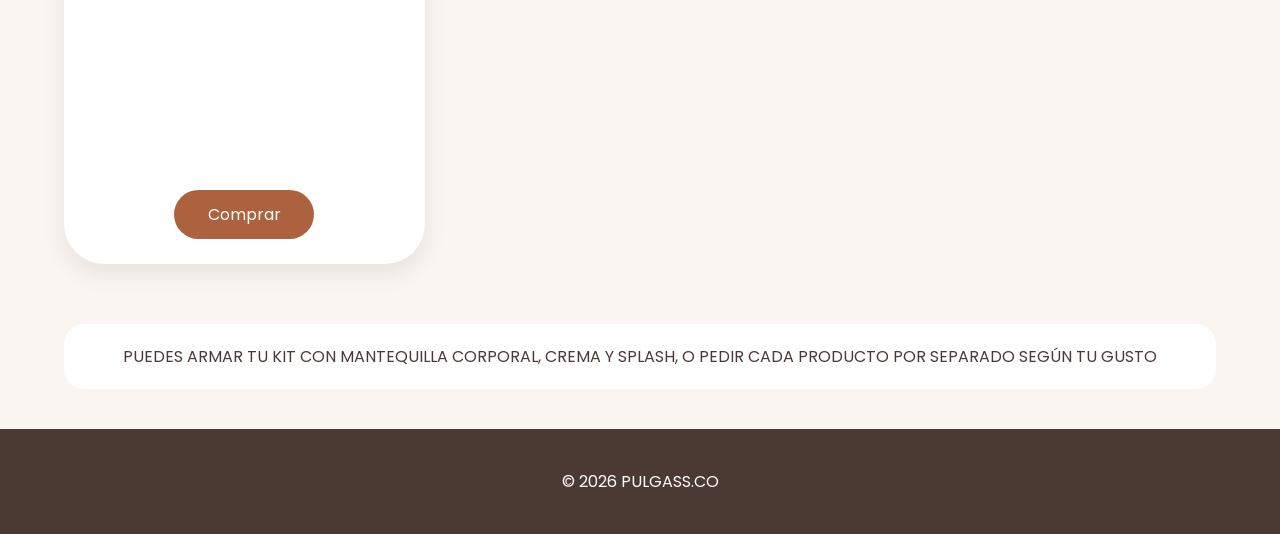
<file: victorias.html>
<!DOCTYPE html>
<html lang="es">

<head>

    <meta charset="UTF-8">
    <meta name="viewport" content="width=device-width, initial-scale=1.0">

    <title>VICTORIA'S SECRET | PULGASS.CO</title>

    <link rel="stylesheet" href="style.css">

    <script src="script.js"></script>

    <link href="https://fonts.googleapis.com/css2?family=Poppins:wght@300;400;500;600&display=swap" rel="stylesheet">

</head>

<body>

<div class="header-categoria">

    <img src="img/logo/logo-Photoroom.png" alt="Pulgass" class="logo-categoria">

    <h1>VICTORIA'S SECRET</h1>

    <a href="index.html" class="volver">
        ← Volver al inicio
    </a>

</div>

<section class="productos">

    <!-- DUO AQUA KISS -->

    <div class="producto">

        <img src="img/VICTORIAS SECRET/duoaquakiss.jpeg" >

        <h2>DUO AQUA KISS</h2>

        <p class="precio">$35.000</p>

        <p>BODY MIST 25O ML</p>
        <p>FRAGANCE LOTION 20O ML</p>

        <a href="https://wa.me/573223375265?text=Hola,%20me%20interesa%20el%20duo%20aqua%20kiss"
           target="_blank"
           class="btn-comprar">
            Comprar
        </a>

    </div>

    <!-- DUO CHIFFON -->

    <div class="producto">

        <img src="img/VICTORIAS SECRET/duochiffon.jpeg" >

        <h2>DUO CHIFFON</h2>

        <p class="precio">$35.000</p>

        <p>BODY MIST 25O ML</p>
        <p>FRAGANCE LOTION 20O ML</p>

        <a href="https://wa.me/573223375265?text=Hola,%20me%20interesa%20el%20duo%20chiffon"
           target="_blank"
           class="btn-comprar">
            Comprar
        </a>

    </div>

    <!-- DUO COCONUT PASSION -->

    <div class="producto">

        <img src="img/VICTORIAS SECRET/duococonutpassion.jpeg" >

        <h2>DUO COCONUT PASSION</h2>

        <p class="precio">$35.000</p>

        <p>BODY MIST 25O ML</p>
        <p>FRAGANCE LOTION 20O ML</p>

        <a href="https://wa.me/573223375265?text=Hola,%20me%20interesa%20el%20duo%20coconut%20passion"
           target="_blank"
           class="btn-comprar">
            Comprar
        </a>

    </div>

    <!-- DUO LOVE SPELL -->

    <div class="producto">

        <img src="img/VICTORIAS SECRET/duolovespell.jpeg" >

        <h2>DUO LOVE SPELL</h2>

        <p class="precio">$35.000</p>

        <p>BODY MIST 25O ML</p>
        <p>FRAGANCE LOTION 20O ML</p>

        <a href="https://wa.me/573223375265?text=Hola,%20me%20interesa%20el%20duo%20love%20spell"
           target="_blank"
           class="btn-comprar">
            Comprar
        </a>

    </div>

    <!-- DUO PASSION STRUCK -->

    <div class="producto">

        <img src="img/VICTORIAS SECRET/passionstruck.png" >

        <h2>DUO PASSION STRUCK</h2>

        <p class="precio">$35.000</p>

        <p>BODY MIST 25O ML</p>
        <p>FRAGANCE LOTION 20O ML</p>

        <a href="https://wa.me/573223375265?text=Hola,%20me%20interesa%20el%20duo%20love%20spell"
           target="_blank"
           class="btn-comprar">
            Comprar
        </a>

    </div>

    <!-- DUO PURE SEDUCTION -->

    <div class="producto">

        <img src="img/VICTORIAS SECRET/duopureseduction.jpeg" >

        <h2>DUO PURE SEDUCTION</h2>

        <p class="precio">$35.000</p>

        <p>BODY MIST 25O ML</p>
        <p>FRAGANCE LOTION 20O ML</p>

        <a href="https://wa.me/573223375265?text=Hola,%20me%20interesa%20el%20duo%20pure%20seduction"
           target="_blank"
           class="btn-comprar">
            Comprar
        </a>

    </div>

    <!-- DUO VAINILLA LACE -->

    <div class="producto">

        <img src="img/VICTORIAS SECRET/duovainillalace.jpeg" >

        <h2>DUO VAINILLA LACE</h2>

        <p class="precio">$35.000</p>

        <p>BODY MIST 25O ML</p>
        <p>FRAGANCE LOTION 20O ML</p>

        <a href="https://wa.me/573223375265?text=Hola,%20me%20interesa%20el%20duo%20vainilla%20lace"
           target="_blank"
           class="btn-comprar">
            Comprar
        </a>

    </div>

    <!-- COCONUT -->

    <div class="producto">

        <img src="img/VICTORIAS SECRET/COCONUT CREMA Y PERFUME.jpeg" alt="Cartera en Charol">

        <h2>COCONUT PASSION</h2>

        <p class="precio">$30.000</p>

        <p>BODY MIST 25O ML</p>
        <p>FRAGANCE LOTION 25O ML</p>

        <a href="https://wa.me/573223375265?text=Hola,%20me%20interesa%20la%20Cartera%20en%20Charol"
           target="_blank"
           class="btn-comprar">
            Comprar
        </a>

    </div>

    <!-- JUICED BERRY -->

    <div class="producto">

        <img src="img/VICTORIAS SECRET/JUCIED BERRY MANTEQUILLA Y SPLASH.jpeg" alt="Cartera en Charol">

        <h2>JUICED BERRY</h2>

        <p class="precio">$30.000</p>

        <p>MANTEQUILLA CORPORAL 25O ML</p>
        <p>SPLASH CON BRILLO 125 ML</p>

        <a href="https://wa.me/573223375265?text=Hola,%20me%20interesa%20la%20Cartera%20en%20Charol"
           target="_blank"
           class="btn-comprar">
            Comprar
        </a>

    </div>

    <!-- CREMA AGUA KISS -->

    <div class="producto">

        <img src="img/VICTORIAS SECRET/CREMA AGUA KISS.jpeg" alt="Cartera en Charol">

        <h2>CREMA INDIVIDUAL</h2>

        <p class="precio">$18.000</p>

        <p>25O ML</p>
        <p>CREMA CORPORAL</p>

        <a href="https://wa.me/573223375265?text=Hola,%20me%20interesa%20la%20Cartera%20en%20Charol"
           target="_blank"
           class="btn-comprar">
            Comprar
        </a>

    </div>

    <!-- SPLASH LOVE SPELL -->

    <div class="producto">

        <img src="img/VICTORIAS SECRET/SPLASH LOVE SPELL.jpeg" alt="Cartera en Charol">

        <h2>SPLASH INDIVIDUAL</h2>

        <p class="precio">$18.000</p>

        <p>25O ML</p>
        <p>PERFUME FRESCO</p>

        <a href="https://wa.me/573223375265?text=Hola,%20me%20interesa%20la%20Cartera%20en%20Charol"
           target="_blank"
           class="btn-comprar">
            Comprar
        </a>

    </div>

    <!-- SPLASH SHIMMER PEQUEÑO -->

    <div class="producto">

        <img id="shimmerp" src="img/VICTORIAS SECRET/splashpequenoamarillo.jpeg">

        <h2>SPLASH SHIMMER PEQUEÑO</h2>

        <p class="precio">$10.000</p>

        <div class="colores">

            <span class="color amarillo" onclick="cambiarColor('shimmerp','img/VICTORIAS SECRET/splashpequenoamarillo.jpeg')"></span>
            <span class="color rojo" onclick="cambiarColor('shimmerp','img/VICTORIAS SECRET/splashpequenorojo.png')"></span>

        </div>

        <p>125 ML</p>

        <p>2 OLORES DISPONIBLES</p>

        <a href="https://wa.me/573223375265?text=Hola,%20me%20interesa%20el%20splash%20pequeño"
           target="_blank"
           class="btn-comprar">
            Comprar
        </a>

    </div>

    <!-- SPLASH SHIMMER GRANDE -->

    <div class="producto">

        <img id="shimmerg" src="img/VICTORIAS SECRET/sheerloveshimmer.png">

        <h2>SPLASH SHIMMER GRANDE</h2>

        <p class="precio">$13.000</p>

        <div class="colores">

            <span class="color rosado" onclick="cambiarColor('shimmerg','img/VICTORIAS SECRET/sheerloveshimmer.png')"></span>
            <span class="color morado" onclick="cambiarColor('shimmerg','img/VICTORIAS SECRET/lovespellshimmer.jpeg')"></span>

        </div>

        <p>250 ML</p>

        <p>2 OLORES DISPONIBLES</p>

        <a href="https://wa.me/573223375265?text=Hola,%20me%20interesa%20el%20splash%20grande"
           target="_blank"
           class="btn-comprar">
            Comprar
        </a>

    </div>
    
</section>

<div class="mensaje-kit"> PUEDES ARMAR TU KIT CON MANTEQUILLA CORPORAL, CREMA Y SPLASH, O PEDIR CADA PRODUCTO POR SEPARADO SEGÚN TU GUSTO </div>

<footer>

    <p>© 2026 PULGASS.CO</p>

</footer>

</body>

</html>
</file>
<file: style.css>
*{
    margin:0;
    padding:0;
    box-sizing:border-box;
}

html{
    scroll-behavior:smooth;
}

body{
    font-family:'Poppins',sans-serif;
    background:#FAF5F1;
    color:#4A3A33;
}

/* HEADER */

header{
    background:white;
    text-align:center;
    display: none;
}

.logo{
    width:320px;
    max-width:90%;
}

/* HERO */

.hero{

    min-height:100vh;

    background:
    linear-gradient(
    rgba(250,245,241,.55),
    rgba(250,245,241,.55)
    ),
    url("img/banner/banner.jpeg");

    background-size:cover;
    background-position:center;

    display:flex;
    justify-content:center;
    align-items:center;

    text-align:center;

    padding:40px 20px;
}

.hero-contenido{
    max-width:700px;
}

.hero h1{
    font-size:4rem;
    color:#AC623F;
    margin-bottom:15px;
}

.hero p{
    font-size:1.2rem;
    line-height:1.8;
}

/* CATEGORIAS */

.categorias{
    padding:80px 8%;
}

.categorias h2{
    text-align:center;
    font-size:3rem;
    margin-bottom:50px;
    color:#AC623F;
}

.categorias h2::after{
    margin-top: 20px;
    margin-left: 50px;
    content: "";
    display: block;
    width: 1500px;
    height: 2px;
    background: #ac623f;
    margin: 30 px auto;
}

.grid-categorias{

    display:grid;

    grid-template-columns:
    repeat(auto-fit,minmax(280px,1fr));

    gap:35px;
}

.card-categoria{

    background:white;

    text-decoration:none;

    color:#4A3A33;

    border-radius:25px;

    overflow:hidden;

    box-shadow:
    0 10px 25px rgba(0,0,0,.08);

    transition:.3s;
}

.card-categoria:hover{

    transform:
    translateY(-8px);
}

.card-categoria img{

    width:100%;

    height:450px;

    object-fit:cover;
}

.card-categoria h3{

    padding:25px;

    text-align:center;

    font-size:1.3rem;
}


.miniatura{
    position: relative;
    display: inline-block;
    overflow: hidden;
}

.miniatura .agotado{
    position: absolute;
    top: 50%;
    left: 50%;
    transform: translate(-50%, -50%);
    background: rgba(220, 53, 69, 0.9);
    color: black;
    padding: 5px 10px;
    font-size: 12px;
    font-weight: bold;
    border-radius: 5px;
    pointer-events: none;
}

/* FOOTER */

footer{

    background:#4A3A33;

    color:white;

    text-align:center;

    padding:40px 20px;
}

.btn-whatsapp{

    display:inline-block;

    background:#AC623F;

    color:white;

    text-decoration:none;

    padding:14px 35px;

    border-radius:50px;

    margin-bottom:30px;

    transition:.3s;
}

.btn-whatsapp:hover{

    background:#8F4F30;
    transform: translateY(-3px);
}

.btn-instagram{

    display:inline-block;

    background:#AC623F;

    color:white;

    text-decoration:none;

    padding:14px 35px;

    border-radius:50px;

    margin-bottom:30px;

    transition:.3s;
}

.btn-instagram:hover{

    background:#8F4F30;
    transform: translateY(-3px);
}

.btn-tiktok{

    display:inline-block;

    background:#AC623F;

    color:white;

    text-decoration:none;

    padding:14px 35px;

    border-radius:50px;

    margin-bottom:30px;

    transition:.3s;
}

.btn-tiktok:hover{

    background:#8F4F30;
    transform: translateY(-3px);
}


/* =========================
   RESPONSIVE
========================= */

@media (max-width: 768px){

    .header-categoria{
        padding:15px;
    }

    .logo-categoria{
        width:150px;
    }

    .header-categoria h1{
        font-size:2rem;
    }

    .volver{
        padding:10px 20px;
        font-size:14px;
    }

    .productos{
        width:100%;
        display:flex;
        flex-direction:column;
        align-items:center;
        gap:20px;
    }

    .producto{
        width:350px;
        margin: 0 auto;
    }

    .producto img{
        width: 78%;
        height:220px;
    }

    .estampados img{
        width:95px;
        height:110px;
    }

    .producto h2{
        font-size:1.05rem;
    }

    .precio{
        font-size:1.05rem;
    }

    .producto p{
        font-size:0.9rem;
    }

    .btn-comprar{
        width:120px;
        padding:10px 20px;
        font-size:14px;
    }

}
css
/* =========================
   PAGINA BOLSOS
========================= */

.header-categoria{
    display:flex;
    flex-direction:column;
    align-items:center;
    justify-content:center;
    text-align:center;
    padding:15px 20px;
    background:#FAF5F1;
}

.header-categoria img{
    margin-top: 40px;
}

.volver{
    margin-top: 40px;
    display:inline-block;
    padding:12px 25px;
    background:white;
    color:#AC623F;
    text-decoration:none;
    border-radius:50px;
    box-shadow:0 5px 15px rgba(0,0,0,.08);
    font-weight:600;
}

.volver:hover{

    background:#AC623F;

    color:white;
}

.logo-categoria{
    width:220px;
    margin-bottom:10px;
}

.header-categoria h1{
    margin-top: 10px;
    margin-right: 0;
    font-size:2.5rem;
}

.productos{

    width:90%;
    max-width:1600px;

    margin:60px auto;

    display:grid;

    grid-template-columns:
    repeat(auto-fit,minmax(300px,1fr));

    gap:35px;
}

.producto{

    background:white;

    border-radius:40px;

    overflow:hidden;

    box-shadow:
    0 10px 25px rgba(0,0,0,.08);

    transition:.3s;

    text-align:center;

    padding-bottom:25px;
}

.producto:hover{

    transform:
    translateY(-8px);
}

.producto > img{
    width:100%;
    height:350px;
    object-fit:contain;
    display:block;
}

.producto h2{

    margin-top:20px;

    color:#4A3A33;

    font-size:1.4rem;
}

.precio{

    color:#AC623F;

    font-size:1.4rem;

    font-weight:700;

    margin:15px 0;
}

.colores{
    display:flex;
    justify-content:center;
    gap:8px;
    margin:10px 0;
}

.color{
    width:25px;
    height:25px;
    border-radius:50%;
    border:1px solid #aaa;
    cursor: pointer;
    transition: .3s;
}

.beige{background:#E4D9CF;}
.blanco{background:white;}
.negro{background:black;}
.rosado{background:pink;}
.champan{background: #d8B7A4;}
.marron{background: #964B00;}
.rojo{background: #FF0000;}
.morado{background: #8C3573;}
.azulclaro{background: #87CEEB;}
.azulrey{background: #0047AB;}
.crema{background: #FFFFF0;}
.verdeoscuro{background: #228B22;}
.verdeclaro{background: #98FF98;}
.amarillo{background: #E1AD01;}
.verdepetroleo{background: #005f6a;}
.vino{background: #4A0E17;}
.azulnavy{background: #000080;}

.estampados{
    max-height: 350px;
    overflow-y: auto;
    display:flex;
    justify-content:center;
    gap:8px;
    flex-wrap:wrap;
    margin:15px 0;
}

.estampados img{
    width:55px;
    height:55px;
    object-fit:cover;
    border-radius:10px;
    cursor:pointer;
    border:2px solid #ddd;
    transition:.3s;
}

.estampados img:hover{
    transform:scale(1.1);
    border-color:#AC623F;
}

.color:hover{
    transform: scale(1.2);
}

.color-contenedor{
    position:relative;
}

.color-seleccionado{
    font-size:14px;
    color:#AC623F;
    font-weight:500;
    margin:8px 0;
}

.producto p{

    color:#666;

    margin:8px 0;
}

.btn-comprar{

    width: 140px;

    display:inline-block;

    margin-top:20px;

    background:#AC623F;

    color:white;

    text-decoration:none;

    padding:12px 30px;

    border-radius:50px;

    transition:.3s;
}

.btn-comprar:hover{

    background:#8F4F30;
}

/* RESPONSIVE */

@media(max-width:768px){

    .header-categoria h1{
        font-size:2.2rem;
    }

    .producto img{
        height:280px;
    }

}

.header-categoria{
    display:flex !important;
    flex-direction:column !important;
    align-items:center !important;
    justify-content:center !important;
    text-align:center !important;
}

.header-categoria *{
    text-align:center !important;
}

.mensaje-kit{
    width:90%;
    max-width:1400px;
    margin:40px auto;
    display:block;
    text-align:center;
    padding:20px;
    background:white;
    border-radius:20px;
}

.estampados{
    display: grid;
    grid-template-columns: repeat(2, auto);
    gap:4px;
    margin:15px 0;
    justify-items: center;
}

.estampados img{
    width:150px;
    max-width: 120px;
    height:140px;
    object-fit:cover;
    border-radius:10px;
    cursor:pointer;
    border:2px solid #ddd;
    transition:.3s;
}

.producto{
    display: flex;
    flex-direction: column;
    min-height: 900px;
}

.btn-comprar{
    margin-top: auto;
    align-self: center;
}
</file>
